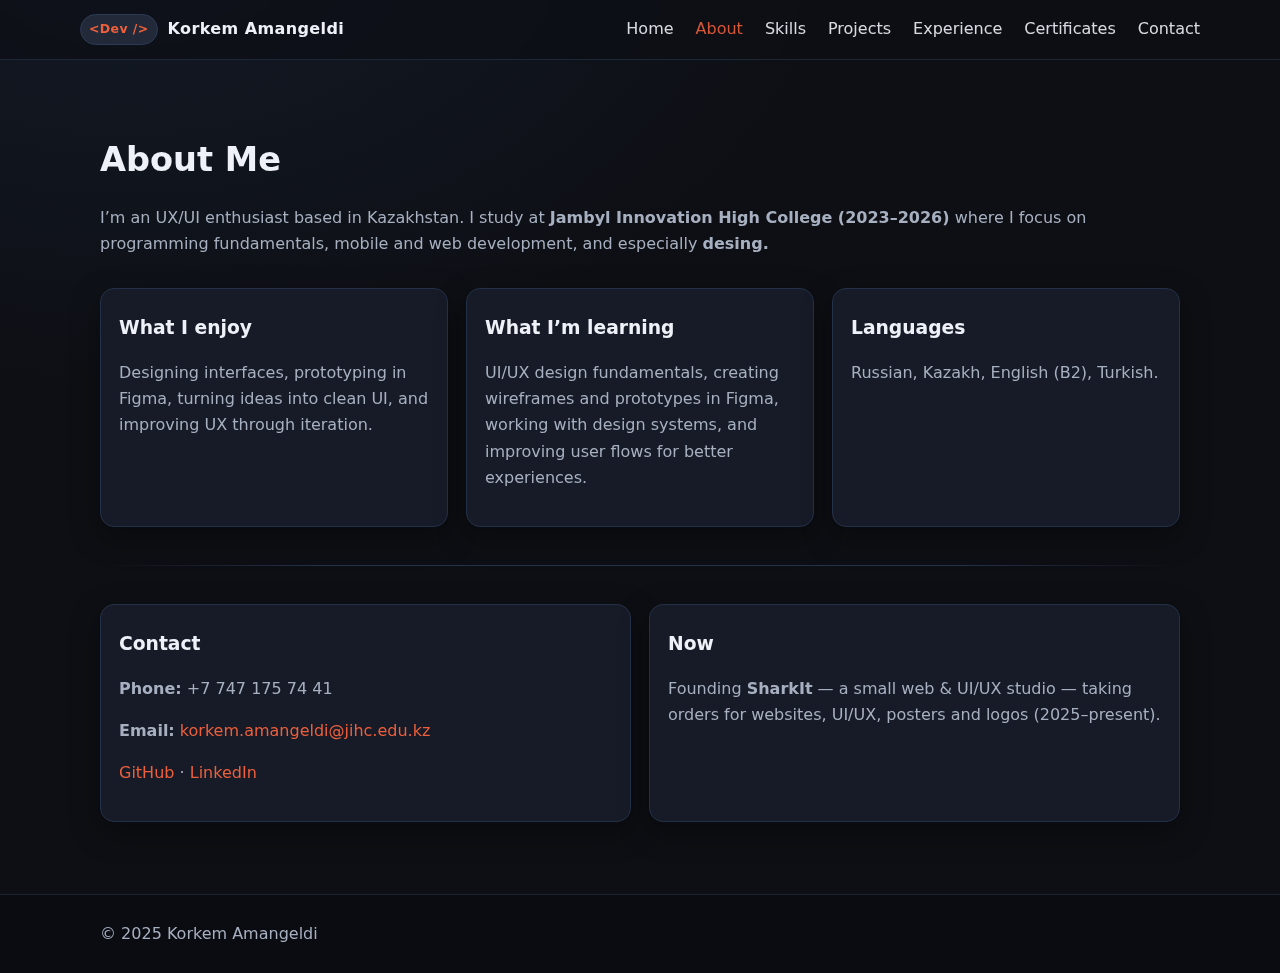
<file: about.html>
<!DOCTYPE html><html lang="en">
<head>
<meta charset="UTF-8"><meta name="viewport" content="width=device-width,initial-scale=1">
<title>About — Korkem Amangeldi</title>
<link rel="stylesheet" href="style.css">
</head>
<body>
  <div class="nav">
    <div class="container nav-inner">
      <div class="brand"><span class="tag">&lt;Dev /&gt;</span> Korkem Amangeldi</div>
      <button class="menu-btn">Menu</button>
      <ul>
        <li><a href="index.html">Home</a></li><li><a href="about.html" class="active">About</a></li>
        <li><a href="skills.html">Skills</a></li><li><a href="projects.html">Projects</a></li>
        <li><a href="experience.html">Experience</a></li><li><a href="certificates.html">Certificates</a></li>
        <li><a href="contact.html">Contact</a></li>
      </ul>
    </div>
  </div>

  <div class="section">
    <div class="container">
      <h2>About Me</h2>
      <p class="lead reveal">
        I’m an UX/UI enthusiast based in Kazakhstan.
        I study at <strong>Jambyl Innovation High College (2023–2026)</strong> where I focus on programming fundamentals,
        mobile and web development, and especially <strong>desing.</strong>
      </p>
      <div class="cards reveal">
        <div class="card"><h3>What I enjoy</h3><p>Designing interfaces, prototyping in Figma, turning ideas into clean UI, and improving UX through iteration.</p></div>
        <div class="card"><h3>What I’m learning</h3><p>UI/UX design fundamentals, creating wireframes and prototypes in Figma, working with design systems, and improving user flows for better experiences.</p></div>
        <div class="card"><h3>Languages</h3><p>Russian, Kazakh, English (B2), Turkish. </p></div>
      </div>
      <hr class="sep">
      <div class="cards reveal">
        <div class="card"><h3>Contact</h3>
          <p><strong>Phone:</strong> +7 747 175 74 41</p>
          <p><strong>Email:</strong> <a href="mailto:korkem.amangeldi@jihc.edu.kz">korkem.amangeldi@jihc.edu.kz</a></p>
          <p><a href="https://github.com/Dlemik" target="_blank" rel="noopener">GitHub</a> ·
             <a href="https://www.linkedin.com/in/korkem-amangeldi-4a5109359/" target="_blank" rel="noopener">LinkedIn</a></p> <!-- filecite -->
        </div>
        <div class="card"><h3>Now</h3><p>Founding <strong>SharkIt</strong> — a small web & UI/UX studio — taking orders for websites, UI/UX, posters and logos (2025–present). </p></div>
      </div>
    </div>
  </div>

  <div class="footer"><div class="container">© 2025 Korkem Amangeldi</div></div>
<script src="script.js"></script>
</body></html>
</file>
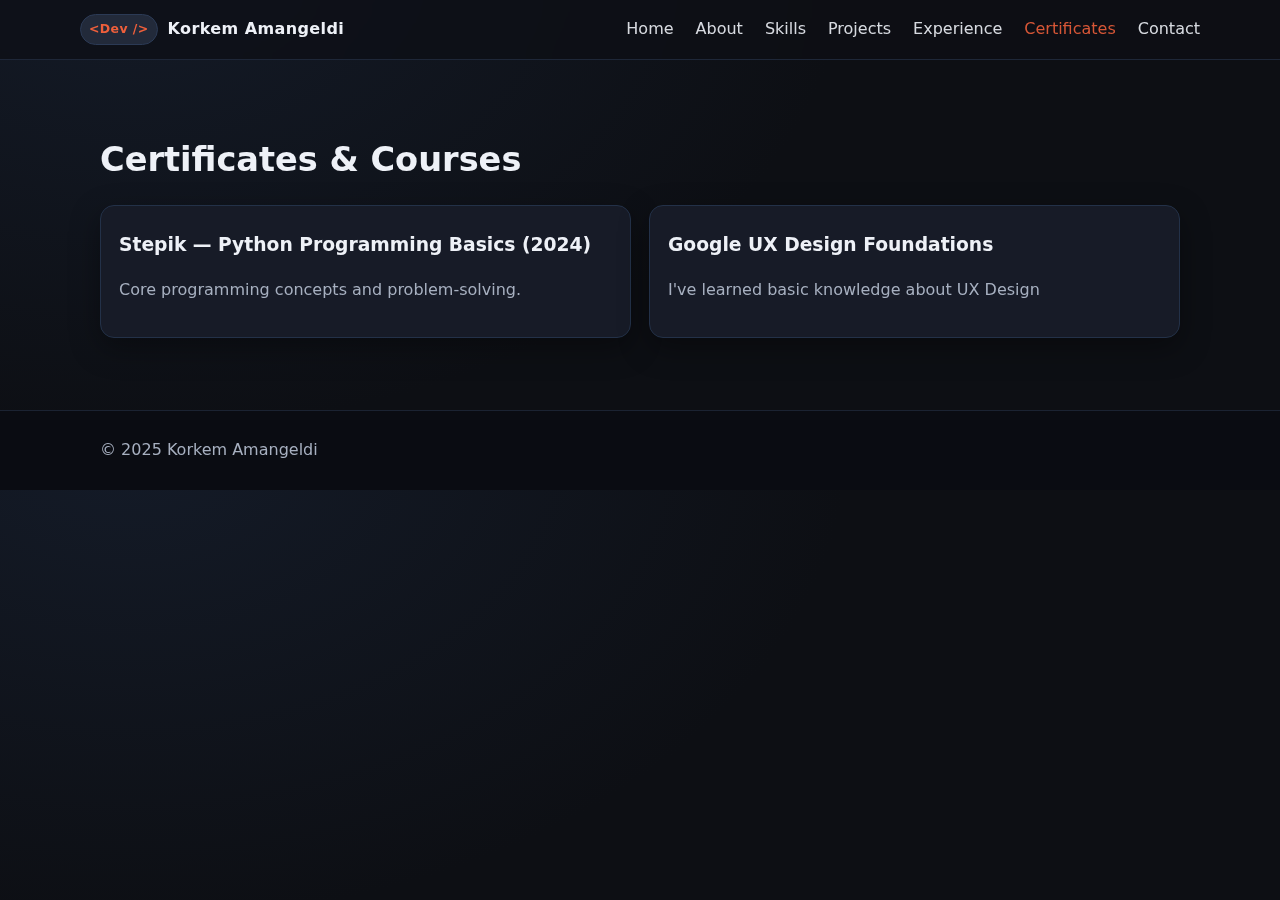
<file: certificates.html>
<!DOCTYPE html><html lang="en">
<head>
<meta charset="UTF-8"><meta name="viewport" content="width=device-width,initial-scale=1">
<title>Certificates — Korkem Amangeldi</title>
<link rel="stylesheet" href="style.css">
</head>
<body>
  <div class="nav"><div class="container nav-inner">
    <div class="brand"><span class="tag">&lt;Dev /&gt;</span> Korkem Amangeldi</div>
    <button class="menu-btn">Menu</button>
    <ul>
      <li><a href="index.html">Home</a></li><li><a href="about.html">About</a></li>
      <li><a href="skills.html">Skills</a></li><li><a href="projects.html">Projects</a></li>
      <li><a href="experience.html">Experience</a></li><li><a class="active" href="certificates.html">Certificates</a></li>
      <li><a href="contact.html">Contact</a></li>
    </ul></div></div>

  <div class="section">
    <div class="container">
      <h2>Certificates & Courses</h2>
      <div class="cards reveal">
        <div class="card">
          <h3>Stepik — Python Programming Basics (2024)</h3>
          <p>Core programming concepts and problem-solving. </p>
        </div>
        <div class="card">
            <h3>Google UX Design Foundations</h3>
            <p>I've learned basic knowledge about UX Design</p>
        </div>
      </div>
    </div>
  </div>

  <div class="footer"><div class="container">© 2025 Korkem Amangeldi</div></div>
<script src="script.js"></script>
</body></html>
</file>
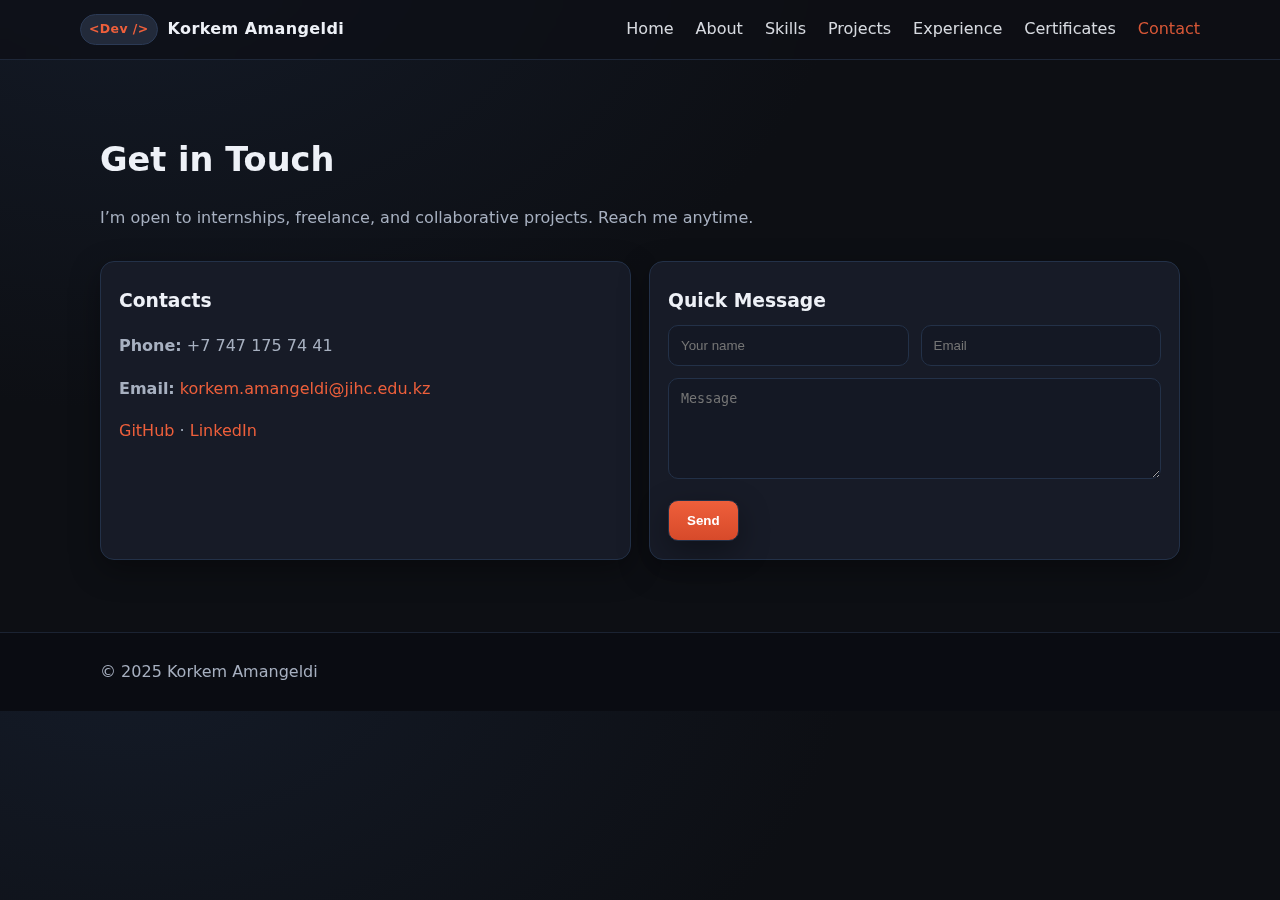
<file: contact.html>
<!DOCTYPE html><html lang="en">
<head>
<meta charset="UTF-8"><meta name="viewport" content="width=device-width,initial-scale=1">
<title>Contact — Korkem Amangeldi</title>
<link rel="stylesheet" href="style.css">
</head>
<body>
  <div class="nav"><div class="container nav-inner">
    <div class="brand"><span class="tag">&lt;Dev /&gt;</span> Korkem Amangeldi</div>
    <button class="menu-btn">Menu</button>
    <ul>
      <li><a href="index.html">Home</a></li><li><a href="about.html">About</a></li>
      <li><a href="skills.html">Skills</a></li><li><a href="projects.html">Projects</a></li>
      <li><a href="experience.html">Experience</a></li><li><a href="certificates.html">Certificates</a></li>
      <li><a class="active" href="contact.html">Contact</a></li>
    </ul></div></div>

  <div class="section">
    <div class="container">
      <h2>Get in Touch</h2>
      <p class="lead reveal">I’m open to internships, freelance, and collaborative projects. Reach me anytime.</p>

      <div class="cards reveal">
        <div class="card">
          <h3>Contacts</h3>
          <p><strong>Phone:</strong> +7 747 175 74 41</p>
          <p><strong>Email:</strong> <a href="mailto:korkem.amangeldi@jihc.edu.kz">korkem.amangeldi@jihc.edu.kz</a></p>
          <p><a href="https://github.com/Dlemik" target="_blank" rel="noopener">GitHub</a> ·
             <a href="https://www.linkedin.com/in/korkem-amangeldi-4a5109359/" target="_blank" rel="noopener">LinkedIn</a></p> <!-- filecite -->
        </div>

        <div class="card">
          <h3>Quick Message</h3>
          <form onsubmit="event.preventDefault(); this.reset(); alert('Thanks! Your message has been prepared. (In a real deploy, connect a form service or email.)');">
            <div style="display:grid;grid-template-columns:1fr 1fr;gap:12px">
              <input required placeholder="Your name" style="padding:12px;border-radius:10px;border:1px solid var(--border);background:var(--panel);color:var(--text)">
              <input required type="email" placeholder="Email" style="padding:12px;border-radius:10px;border:1px solid var(--border);background:var(--panel);color:var(--text)">
            </div>
            <textarea required placeholder="Message" rows="5" style="margin-top:12px;width:100%;padding:12px;border-radius:10px;border:1px solid var(--border);background:var(--panel);color:var(--text)"></textarea>
            <button class="btn" style="margin-top:12px" type="submit">Send</button>
          </form>
        </div>
      </div>
    </div>
  </div>

  <div class="footer"><div class="container">© 2025 Korkem Amangeldi</div></div>
<script src="script.js"></script>
</body></html>
</file>
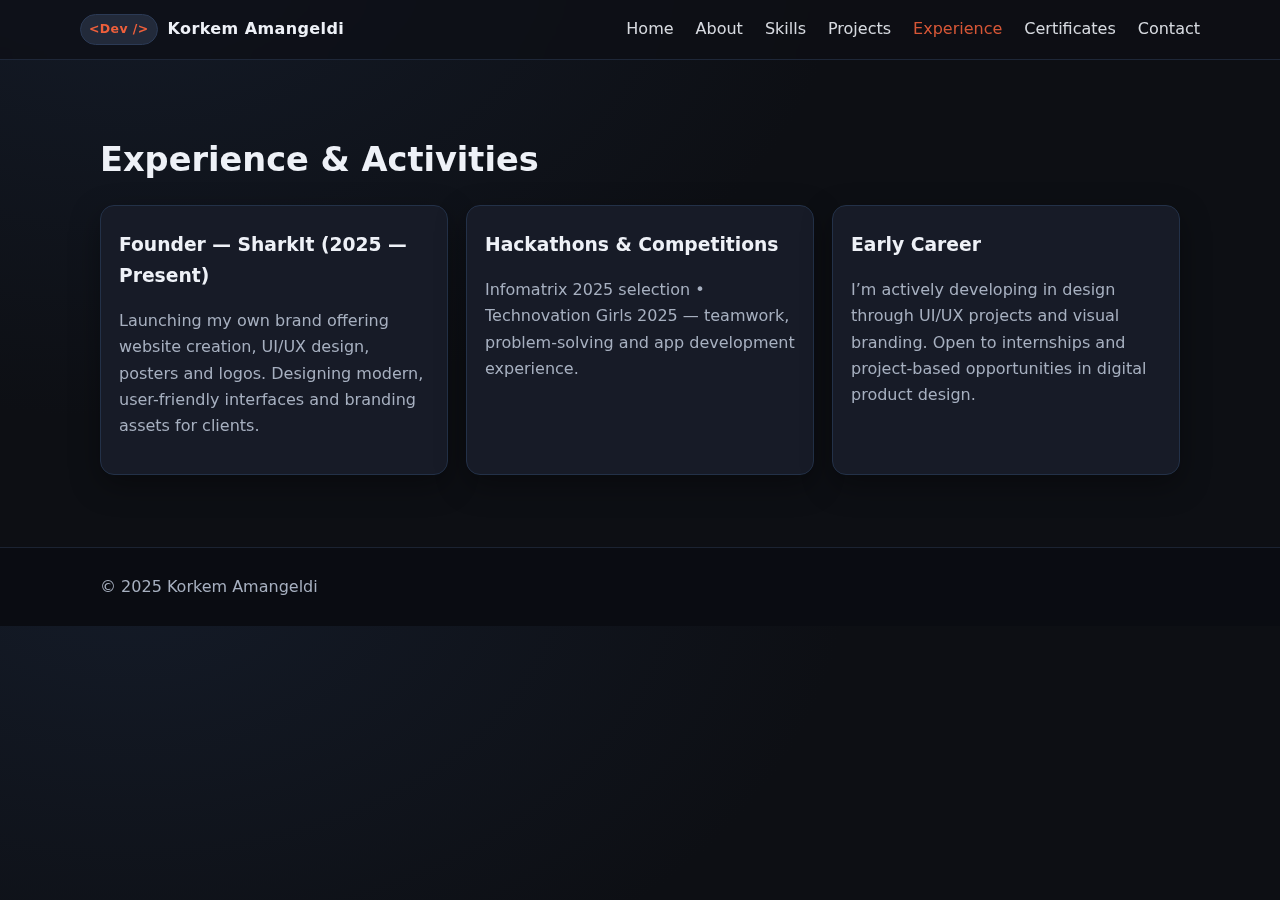
<file: experience.html>
<!DOCTYPE html><html lang="en">
<head>
<meta charset="UTF-8"><meta name="viewport" content="width=device-width,initial-scale=1">
<title>Experience — Korkem Amangeldi</title>
<link rel="stylesheet" href="style.css">
</head>
<body>
  <div class="nav"><div class="container nav-inner">
    <div class="brand"><span class="tag">&lt;Dev /&gt;</span> Korkem Amangeldi</div>
    <button class="menu-btn">Menu</button>
    <ul>
      <li><a href="index.html">Home</a></li><li><a href="about.html">About</a></li>
      <li><a href="skills.html">Skills</a></li><li><a href="projects.html">Projects</a></li>
      <li><a class="active" href="experience.html">Experience</a></li><li><a href="certificates.html">Certificates</a></li>
      <li><a href="contact.html">Contact</a></li>
    </ul></div></div>

  <div class="section">
    <div class="container">
      <h2>Experience & Activities</h2>
      <div class="cards reveal">
        <div class="card">
          <h3>Founder — SharkIt (2025 — Present)</h3>
          <p>Launching my own brand offering website creation, UI/UX design, posters and logos. Designing modern, user-friendly interfaces and branding assets for clients. </p>
        </div>
        <div class="card">
          <h3>Hackathons & Competitions</h3>
          <p>Infomatrix 2025 selection • Technovation Girls 2025 — teamwork, problem-solving and app development experience. </p>
        </div>
        <div class="card">
          <h3>Early Career</h3>
          <p>I’m actively developing in design through UI/UX projects and visual branding. Open to internships and project-based opportunities in digital product design.</p>
        </div>
      </div>
    </div>
  </div>

  <div class="footer"><div class="container">© 2025 Korkem Amangeldi</div></div>
<script src="script.js"></script>
</body></html>
</file>
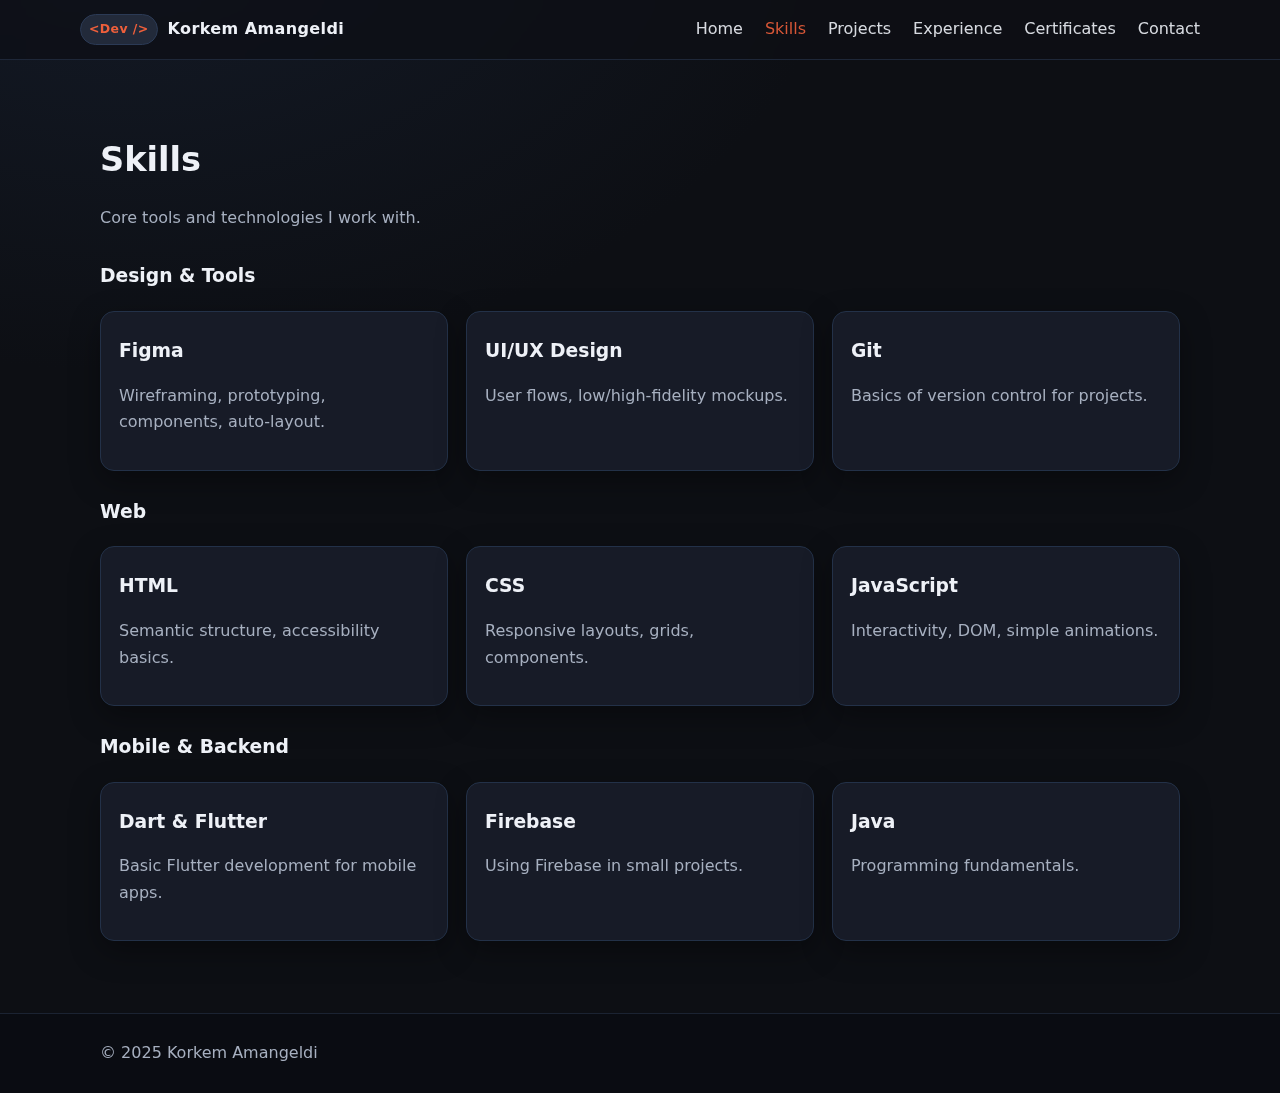
<file: skills.html>
<!DOCTYPE html><html lang="en">
<head>
<meta charset="UTF-8"><meta name="viewport" content="width=device-width,initial-scale=1">
<title>Skills — Korkem Amangeldi</title>
<link rel="stylesheet" href="style.css">
</head>
<body>
  <div class="nav"><div class="container nav-inner">
    <div class="brand"><span class="tag">&lt;Dev /&gt;</span> Korkem Amangeldi</div>
    <button class="menu-btn">Menu</button>
    <ul>
      <li><a href="index.html">Home</a></li><li><a class="active" href="skills.html">Skills</a></li>
      <li><a href="projects.html">Projects</a></li><li><a href="experience.html">Experience</a></li>
      <li><a href="certificates.html">Certificates</a></li><li><a href="contact.html">Contact</a></li>
    </ul></div></div>

  <div class="section"><div class="container">
    <h2>Skills</h2>
    <p class="lead reveal">Core tools and technologies I work with. </p>

    <h3 class="reveal">Design & Tools</h3>
    <div class="cards reveal">
      <div class="card"><h3>Figma</h3><p>Wireframing, prototyping, components, auto-layout.</p></div>
      <div class="card"><h3>UI/UX Design</h3><p>User flows, low/high-fidelity mockups.</p></div>
      <div class="card"><h3>Git</h3><p>Basics of version control for projects.</p></div>
    </div>

    <h3 class="reveal" style="margin-top:26px">Web</h3>
    <div class="cards reveal">
      <div class="card"><h3>HTML</h3><p>Semantic structure, accessibility basics.</p></div>
      <div class="card"><h3>CSS</h3><p>Responsive layouts, grids, components.</p></div>
      <div class="card"><h3>JavaScript</h3><p>Interactivity, DOM, simple animations.</p></div>
    </div>

    <h3 class="reveal" style="margin-top:26px">Mobile & Backend</h3>
    <div class="cards reveal">
      <div class="card"><h3>Dart & Flutter</h3><p>Basic Flutter development for mobile apps. </p></div>
      <div class="card"><h3>Firebase</h3><p>Using Firebase in small projects. </p></div>
      <div class="card"><h3>Java</h3><p>Programming fundamentals. </p></div>
    </div>
  </div></div>

  <div class="footer"><div class="container">© 2025 Korkem Amangeldi</div></div>
<script src="script.js"></script>
</body></html>
</file>
<file: style.css>
:root{
  --bg:#0d0f14;         /* dark navy */
  --panel:#141824;
  --panel-2:#10131c;
  --text:#eef1f7;
  --muted:#a7b0c0;
  --accent:#ee5f3b;     /* calm orange-red */
  --accent-2:#b8895b;   /* brownish secondary */
  --card:#171b27;
  --border:#233148;
  --shadow:0 10px 30px rgba(0,0,0,.35);
}

*{box-sizing:border-box}
html,body{margin:0;padding:0}
body{
  font-family: Inter, system-ui, -apple-system, Segoe UI, Roboto, Arial, sans-serif;
  background: radial-gradient(1200px 800px at 10% -10%, #141b28 0%, var(--bg) 60%), var(--bg);
  color:var(--text);
  line-height:1.65;
}

a{color:var(--accent);text-decoration:none}
a:hover{opacity:.9}

.container{max-width:1120px;margin:0 auto;padding:0 20px}
.section{padding:72px 0}
.section h2{font-size:2.1rem;margin:0 0 18px}
.section p.lead{color:var(--muted);margin:0 0 30px}

.nav{
  position:sticky;top:0;z-index:50;
  background:rgba(13,15,20,.75);backdrop-filter:saturate(140%) blur(10px);
  border-bottom:1px solid #1e2738;
}
.nav-inner{display:flex;align-items:center;justify-content:space-between;padding:14px 0}
.brand{display:flex;gap:10px;align-items:center;font-weight:700;letter-spacing:.4px}
.brand .tag{color:var(--accent)}
.nav ul{display:flex;gap:22px;list-style:none;margin:0;padding:0}
.nav a{color:var(--text);opacity:.9}
.nav a.active{color:var(--accent)}
.menu-btn{display:none;background:transparent;border:1px solid var(--border);color:var(--text);padding:8px 10px;border-radius:8px}

@media (max-width:860px){
  .nav ul{display:none}
  .menu-btn{display:inline-block}
  .nav.open ul{
    display:flex;flex-direction:column;gap:12px;
    position:absolute;left:0;right:0;top:56px;padding:14px 20px;background:var(--panel);
    border-bottom:1px solid var(--border)
  }
}

.hero{
  display:grid;grid-template-columns:1.1fr .9fr;gap:36px;align-items:center;
  padding:72px 0 32px
}
.hero h1{font-size:3rem;line-height:1.1;margin:0 0 14px}
.hero h1 .accent{color:var(--accent)}
.hero p{color:var(--muted);margin:0 0 22px}
.btn-row{display:flex;gap:14px;flex-wrap:wrap}
.btn{
  padding:12px 18px;border-radius:10px;border:1px solid var(--border);
  background:linear-gradient(180deg, var(--accent) 0%, #d74a2a 100%);color:#fff;font-weight:600;box-shadow:var(--shadow)
}
.btn.alt{background:transparent;color:var(--accent);border-color:var(--accent)}
.hero-visual{position:relative;justify-self:center}
.hero-visual .avatar{
  width:320px;height:320px;border-radius:50%;object-fit:cover;border:4px solid var(--accent-2);
  box-shadow:0 0 0 10px rgba(184,137,91,.12), var(--shadow)
}
.badge{
  position:absolute;display:flex;gap:10px;align-items:center;
  background:var(--panel);border:1px solid var(--border);padding:10px 12px;border-radius:12px;
  color:var(--text);font-size:.9rem;box-shadow:var(--shadow)
}
.badge code{background:#0f1320;border:1px solid #1f2a42;padding:2px 6px;border-radius:6px;color:#c6d1ff}
.badge.one{left:-12px;top:-25px}
.badge.two{right:-8px;bottom:26px}
.dot{
  position:absolute;width:12px;height:12px;border-radius:50%;background:var(--accent);
  filter:blur(.2px)
}
.dot.d1{left:-6px;top:58%}
.dot.d2{right:12px;top:10%}
.dot.d3{right:48px;bottom:6%}

.stats{display:grid;grid-template-columns:repeat(4,1fr);gap:18px}
.stat{
  background:var(--panel-2);border:1px solid var(--border);border-radius:14px;padding:20px;text-align:center
}
.stat h3{margin:0;font-size:1.6rem;color:var(--accent)}
.stat p{margin:6px 0 0;color:var(--muted)}

.cards{display:grid;grid-template-columns:repeat(auto-fit,minmax(240px,1fr));gap:18px}
.card{
  background:var(--card);border:1px solid var(--border);border-radius:14px;padding:18px;box-shadow:var(--shadow)
}
.card h3{margin:6px 0 8px}
.card p{color:var(--muted)}

.grid-portfolio{display:grid;grid-template-columns:repeat(auto-fit,minmax(280px,1fr));gap:18px}
.project{overflow:hidden;border-radius:14px;border:1px solid var(--border);background:var(--panel)}
.project img{width:100%;height:180px;object-fit:cover}
.project .body{padding:14px}
.tags{display:flex;gap:8px;flex-wrap:wrap;margin-top:8px}
.tag{font-size:.78rem;background:#222a3a;border:1px solid #2b3a55;color:#bcd1ff;padding:4px 8px;border-radius:20px}

.footer{background:#0a0c12;border-top:1px solid #1b2332;padding:26px 0;color:var(--muted)}
.footer a{color:var(--text)}

.reveal{opacity:0;transform:translateY(22px);transition:all .7s ease-out}
.reveal.show{opacity:1;transform:none}
hr.sep{border:none;height:1px;background:linear-gradient(90deg,transparent, #25324a 20%, #25324a 80%, transparent);margin:38px 0}
</file>
